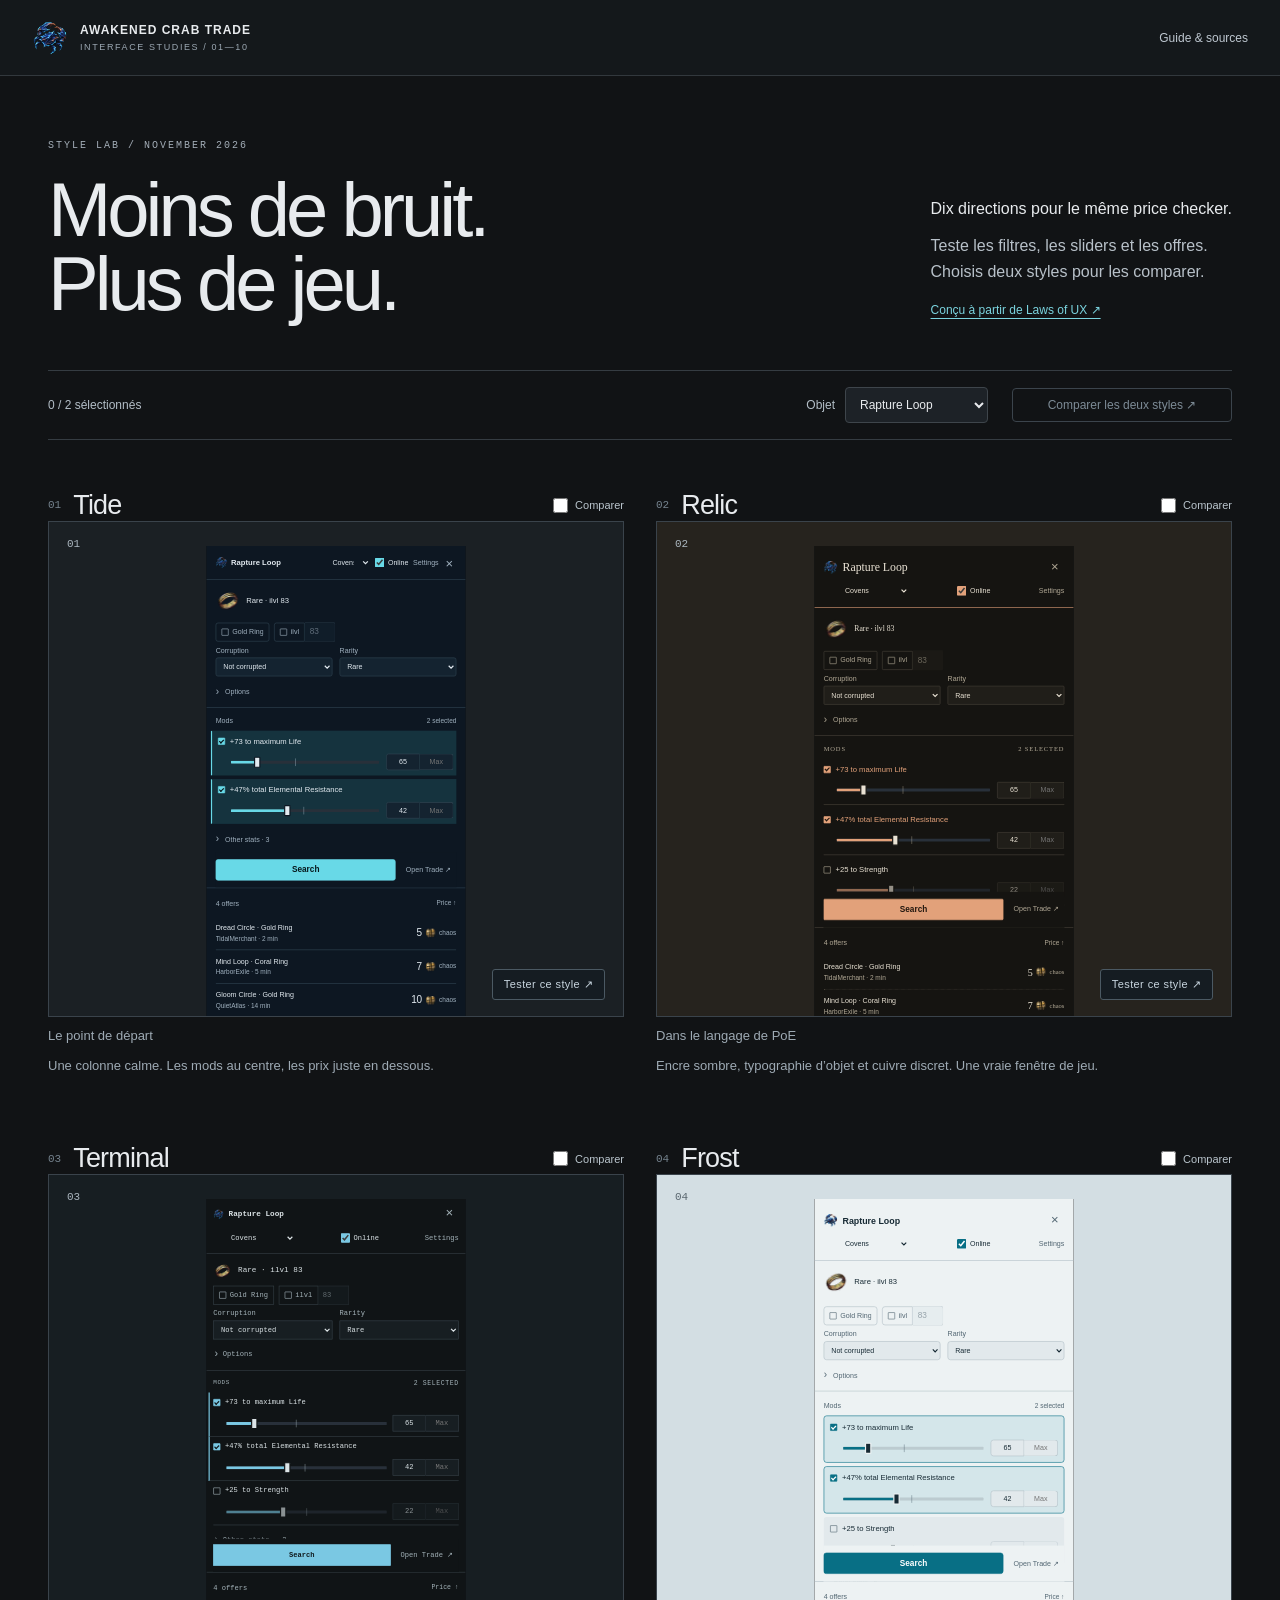
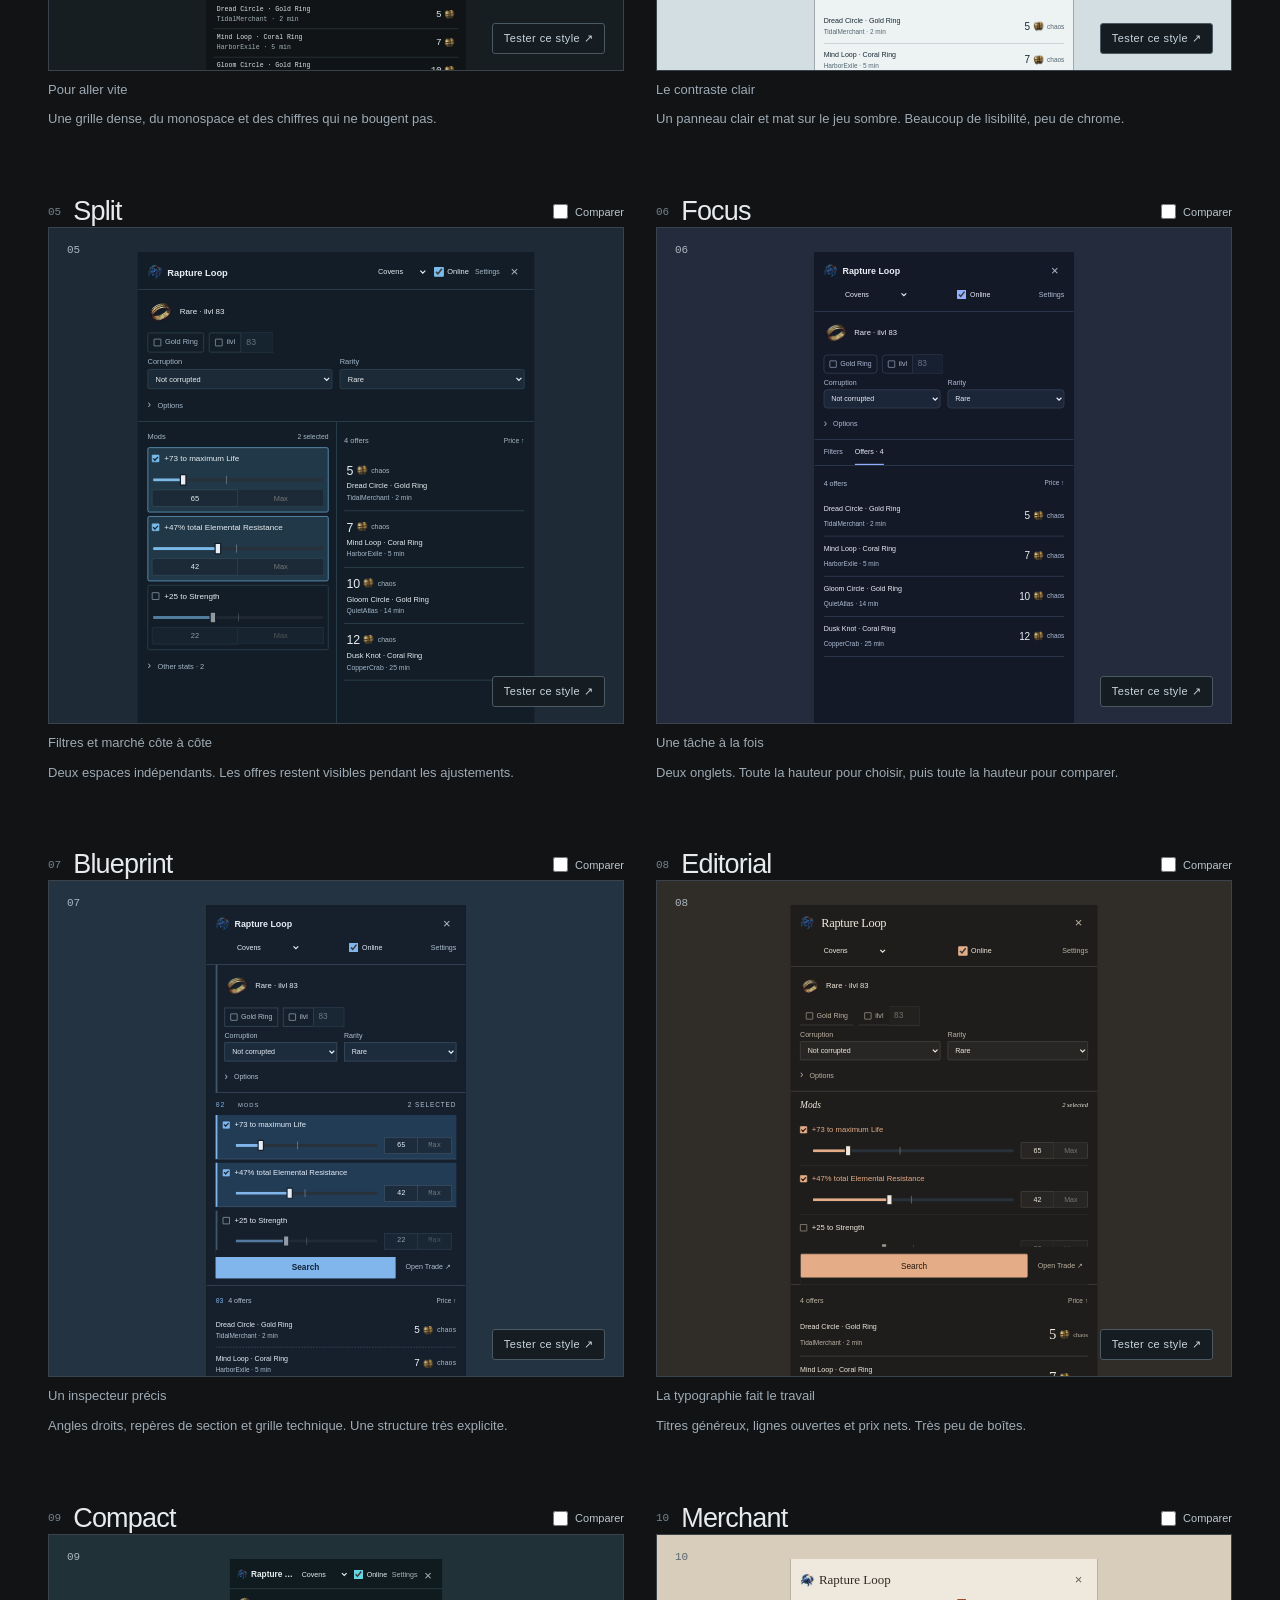
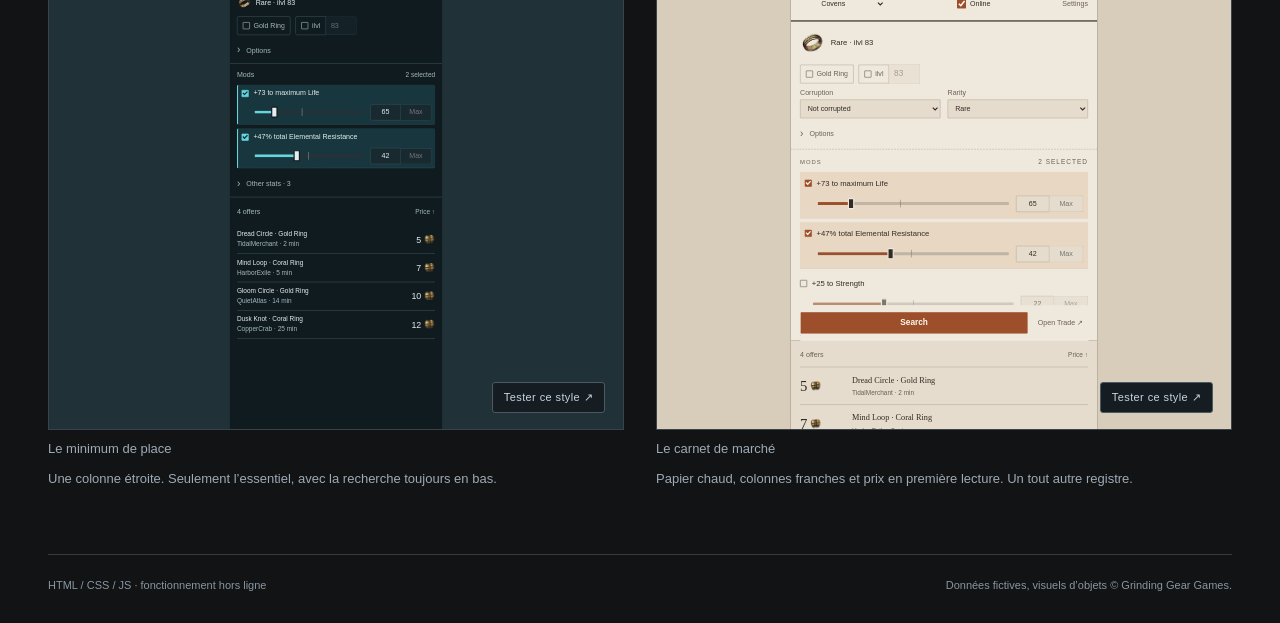
<file: docs/ui-prototypes/index.html>
<!doctype html>
<html lang="fr">
<head>
  <meta charset="utf-8"><meta name="viewport" content="width=device-width, initial-scale=1">
  <title>Awakened Crab Trade — Style lab</title>
  <link rel="icon" href="assets/crab.png"><link rel="stylesheet" href="lab.css">
  <script src="data.js" defer></script><script src="lab.js" defer></script>
</head>
<body class="gallery-page">
  <header class="lab-header"><a class="lab-brand" href="index.html"><img src="assets/crab.png" alt=""><span>AWAKENED CRAB TRADE <small>INTERFACE STUDIES / 01—10</small></span></a><a class="text-link" href="README.md">Guide &amp; sources</a></header>
  <main class="gallery-main">
    <section class="gallery-intro"><div><p class="eyebrow">STYLE LAB / NOVEMBER 2026</p><h1>Moins de bruit.<br>Plus de jeu.</h1></div><div class="intro-copy"><p>Dix directions pour le même price checker.</p><p>Teste les filtres, les sliders et les offres.<br>Choisis deux styles pour les comparer.</p><a class="source-link" href="https://lawsofux.com/" target="_blank" rel="noreferrer">Conçu à partir de Laws of UX ↗</a></div></section>
    <section class="gallery-toolbar" aria-label="Options de comparaison"><span id="selection-count" aria-live="polite">0 / 2 sélectionnés</span><label>Objet <select id="gallery-item" aria-label="Objet de démonstration"></select></label><button id="compare-selected" disabled>Comparer les deux styles <span aria-hidden="true">↗</span></button></section>
    <div id="gallery" class="gallery-grid"></div>
    <footer class="gallery-footer"><span>HTML / CSS / JS · fonctionnement hors ligne</span><span>Données fictives, visuels d’objets © Grinding Gear Games.</span></footer>
  </main>
</body>
</html>
</file>
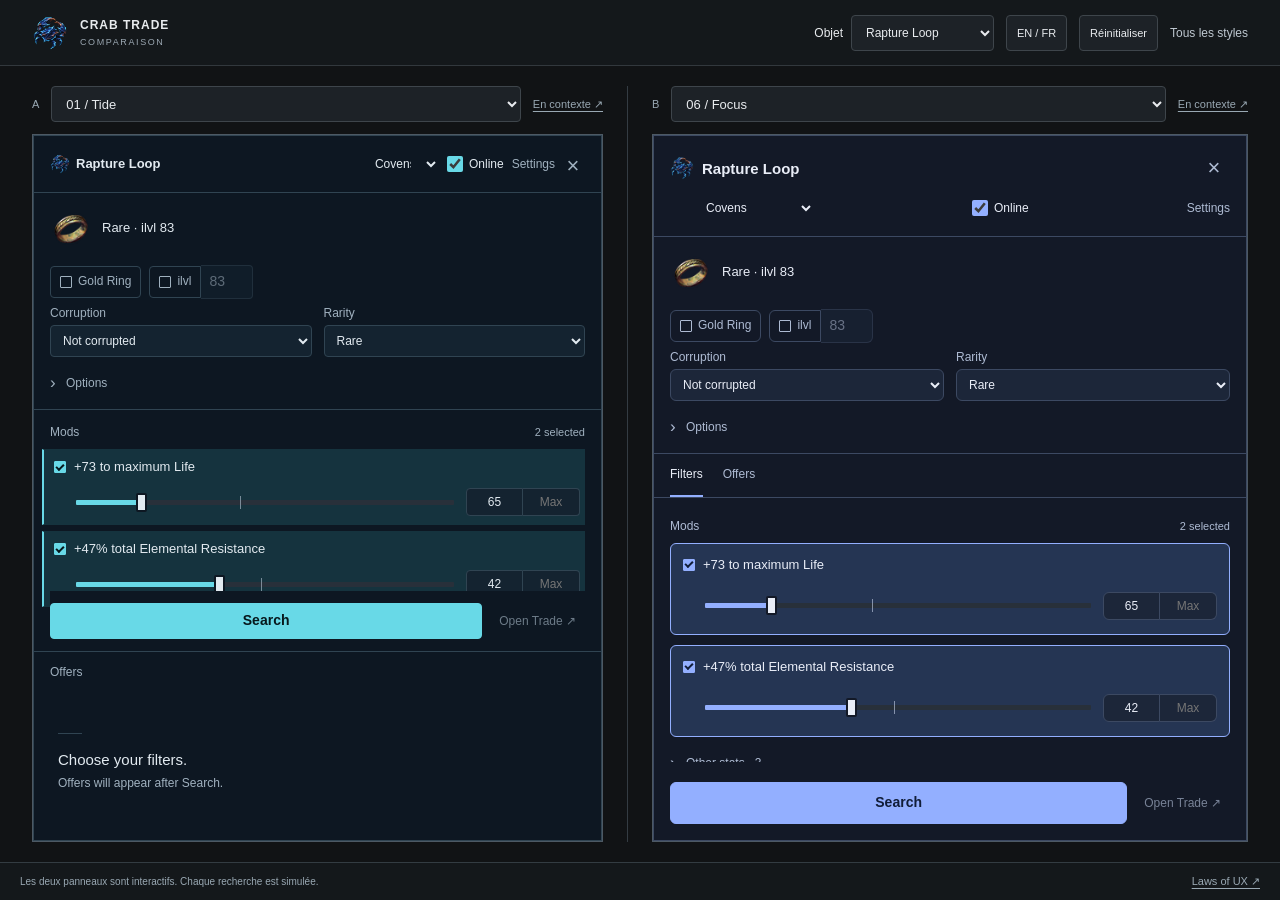
<file: docs/ui-prototypes/compare.html>
<!doctype html>
<html lang="fr">
<head>
  <meta charset="utf-8"><meta name="viewport" content="width=device-width, initial-scale=1">
  <title>Comparer — Awakened Crab Trade</title><link rel="icon" href="assets/crab.png"><link rel="stylesheet" href="lab.css">
  <script src="data.js" defer></script><script src="lab.js" defer></script>
</head>
<body class="compare-page"><header class="lab-header"><a class="lab-brand" href="index.html"><img src="assets/crab.png" alt=""><span>CRAB TRADE <small>COMPARAISON</small></span></a><div class="lab-options"><label>Objet <select id="compare-item"></select></label><button id="compare-language">EN / FR</button><button id="compare-reset">Réinitialiser</button><a class="text-link" href="index.html">Tous les styles</a></div></header><main id="comparison" class="comparison"></main><footer class="lab-footer"><span>Les deux panneaux sont interactifs. Chaque recherche est simulée.</span><a href="https://lawsofux.com/" target="_blank" rel="noreferrer">Laws of UX ↗</a></footer></body>
</html>
</file>
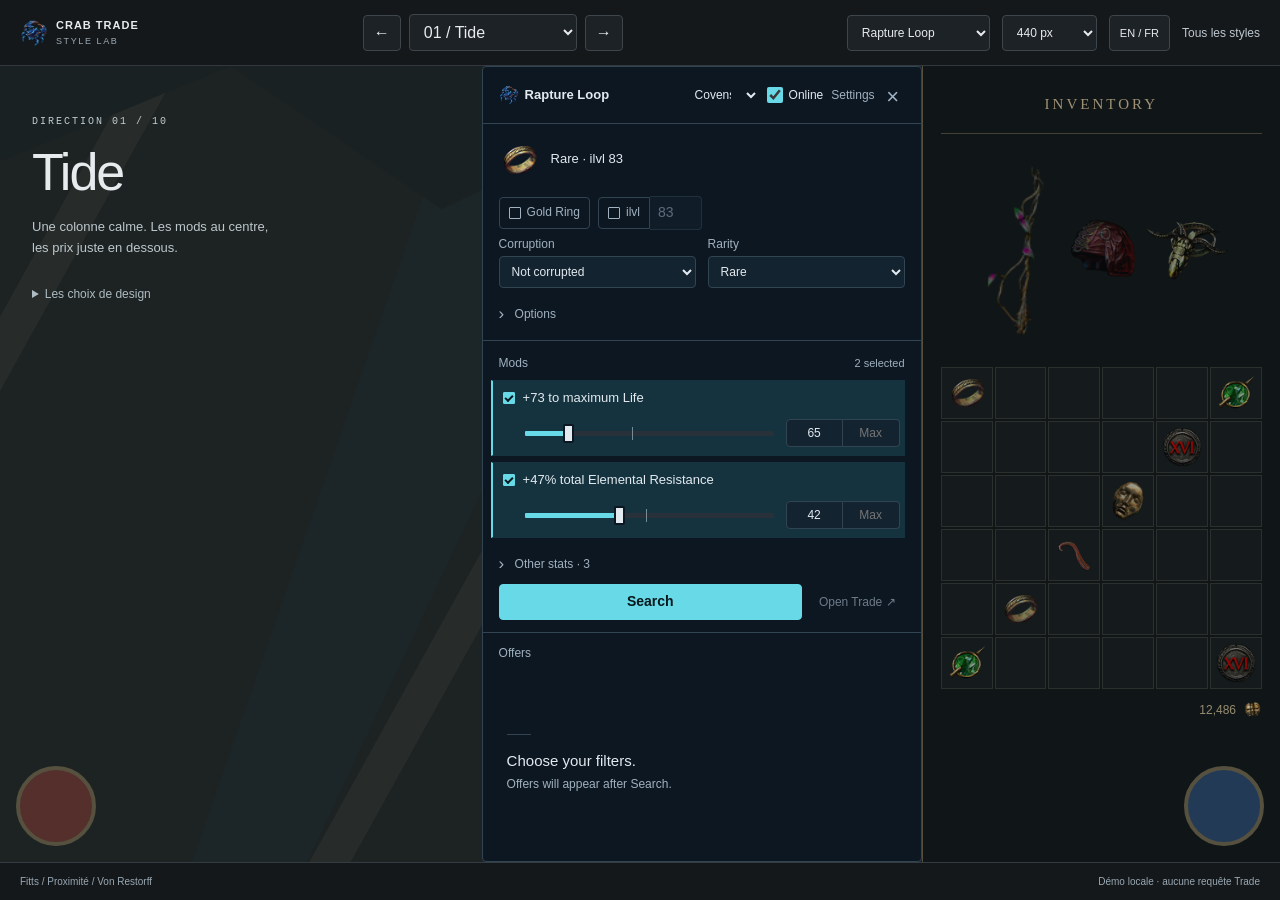
<file: docs/ui-prototypes/prototype.html>
<!doctype html>
<html lang="en">
<head>
  <meta charset="utf-8"><meta name="viewport" content="width=device-width, initial-scale=1">
  <title>Awakened Crab Trade — Prototype</title>
  <link rel="icon" href="assets/crab.png"><link rel="stylesheet" href="lab.css"><link rel="stylesheet" href="styles.css">
  <script src="data.js" defer></script><script src="app.js" defer></script>
</head>
<body class="prototype-page">
  <header class="lab-header prototype-toolbar" id="lab-toolbar">
    <a href="index.html" class="lab-brand"><img src="assets/crab.png" alt=""><span>CRAB TRADE <small>STYLE LAB</small></span></a>
    <nav class="style-navigation" aria-label="Prototype"><button id="previous-style" aria-label="Style précédent">←</button><select id="style-picker" aria-label="Style"></select><button id="next-style" aria-label="Style suivant">→</button></nav>
    <div class="lab-options"><select id="item-picker" aria-label="Demo item"></select><select id="width-picker" aria-label="Panel width"><option value="360">360 px</option><option value="440">440 px</option><option value="520">520 px</option><option value="640">640 px</option></select><button id="lab-language" aria-label="Switch language">EN / FR</button><a href="index.html" class="text-link">Tous les styles</a></div>
  </header>
  <main class="stage" id="stage">
    <div class="game-context" aria-hidden="true"><div class="map-lines"></div><span class="zone-name">THE COAST</span><div class="inventory"><div class="inventory-heading">INVENTORY</div><div class="inventory-equipment"><img src="assets/wand.png" alt=""><img src="assets/unique.png" alt=""><img src="assets/influence.png" alt=""></div><div class="inventory-grid"></div><div class="inventory-bottom">12,486 <img src="assets/chaos.png" alt=""></div></div><div class="game-hud"><span class="orb life-orb"></span><span class="skill-slot">Q</span><span class="skill-slot">W</span><span class="skill-slot">E</span><span class="orb mana-orb"></span></div></div>
    <aside class="concept-aside" id="concept-aside"></aside><div class="scene-veil" id="scene-veil"></div>
    <button id="reopen" class="reopen" hidden>Open checker <kbd>Ctrl Alt D</kbd></button>
    <article class="trade-panel" id="trade-panel" aria-label="Price checker"></article>
    <div id="offer-tooltip" class="offer-tooltip owned" role="tooltip" hidden></div>
    <dialog id="settings-dialog" class="settings-dialog owned" aria-labelledby="settings-title"></dialog>
  </main>
  <footer class="lab-footer" id="lab-footer"><span id="design-note"></span><span>Démo locale · aucune requête Trade</span></footer>
</body>
</html>
</file>
<file: docs/ui-prototypes/lab.css>
* {
  box-sizing:border-box
}
html,body {
  margin:0;
  min-height:100%;
  font-family:Arial,Helvetica,sans-serif
}
body {
  background:#111315;
  color:#e8ebee
}
button,input,select {
  font:inherit
}
button,a,select {
  touch-action:manipulation
}
button {
  cursor:pointer
}
button:disabled {
  cursor:default
}
a {
  color:inherit
}
button,select {
  border:1px solid #3e454b;
  border-radius:4px;
  background:#1d2227;
  color:#e8ebee
}
button {
  padding:9px 13px
}
select {
  padding:8px 26px 8px 10px;
  min-height:36px
}
button:hover:not(:disabled) {
  background:#2a3036
}
button:focus-visible,a:focus-visible,select:focus-visible {
  outline:2px solid #79d8e5;
  outline-offset:3px
}
[hidden] {
  display:none!important
}
.lab-header {
  height:76px;
  display:flex;
  gap:24px;
  align-items:center;
  justify-content:space-between;
  padding:0 32px;
  border-bottom:1px solid #32383d;
  flex-shrink:0;
  background:#14181b
}
.lab-brand {
  display:flex;
  gap:12px;
  align-items:center;
  text-decoration:none;
  font-size:12px;
  font-weight:600;
  letter-spacing:1px;
  white-space:nowrap
}
.lab-brand img {
  width:36px;
  height:36px;
  object-fit:contain
}
.lab-brand small {
  display:block;
  font-size:9px;
  letter-spacing:1.6px;
  color:#9ca8b3;
  margin-top:5px;
  font-weight:400
}
.text-link {
  font-size:12px;
  color:#bec7d0;
  text-decoration:none;
  white-space:nowrap
}
.text-link:hover {
  text-decoration:underline
}
.gallery-main {
  max-width:1392px;
  margin:0 auto;
  padding:0 48px
}
.gallery-intro {
  display:flex;
  justify-content:space-between;
  gap:40px;
  align-items:flex-end;
  padding:64px 0 48px
}
.eyebrow {
  font:10px 'Courier New',monospace;
  letter-spacing:2px;
  color:#a3adb7;
  margin:0 0 22px
}
h1 {
  font-size:76px;
  line-height:.98;
  letter-spacing:-4px;
  font-weight:400;
  margin:0
}
.intro-copy {
  font-size:16px;
  color:#b8c1c9;
  line-height:1.6;
  max-width:350px
}
.intro-copy p {
  margin:0 0 12px
}
.intro-copy p:first-child {
  color:#e8ebee
}
.source-link {
  font-size:12px;
  color:#7bd4df;
  text-underline-offset:4px
}
.gallery-toolbar {
  position:sticky;
  top:0;
  z-index:10;
  background:#111315;
  display:flex;
  align-items:center;
  gap:24px;
  border-top:1px solid #353c42;
  border-bottom:1px solid #353c42;
  padding:16px 0;
  margin-bottom:32px;
  font-size:12px;
  color:#b3bec7
}
.gallery-toolbar label {
  display:flex;
  gap:10px;
  align-items:center;
  margin-left:auto
}
.gallery-toolbar button {
  background:#c8e6e9;
  color:#13242a;
  border-color:#c8e6e9;
  font-size:12px;
  min-width:220px
}
.gallery-toolbar button:hover:not(:disabled) {
  background:#e1f7f9
}
.gallery-toolbar button:disabled {
  background:transparent;
  color:#7d8b96;
  border-color:#3b444c
}
.gallery-grid {
  display:grid;
  grid-template-columns:repeat(2,minmax(0,1fr));
  gap:48px 32px
}
.concept-card {
  min-width:0
}
.card-preview {
  position:relative;
  display:block;
  overflow:hidden;
  background:#20262b;
  border:1px solid #3a434b;
  aspect-ratio:1.16;
  cursor:pointer;
  text-decoration:none
}
.card-preview:focus-visible {
  outline-offset:4px
}
.card-preview .preview-frame {
  height:900px;
  width:520px;
  border:0;
  transform-origin:top center;
  pointer-events:none;
  position:absolute;
  left:50%;
  margin-left:-260px;
  top:24px;
  transform:scale(.59)
}
.concept-card[data-style=split] .preview-frame {
  width:640px;
  margin-left:-320px;
  transform:scale(.62)
}
.preview-surface {
  position:absolute;
  inset:0;
  background:#1b2024
}
.concept-card[data-style=relic] .preview-surface {
  background:#26231e
}
.concept-card[data-style=terminal] .preview-surface {
  background:#171e22
}
.concept-card[data-style=frost] .preview-surface {
  background:#d3dee3
}
.concept-card[data-style=split] .preview-surface {
  background:#1e2b37
}
.concept-card[data-style=focus] .preview-surface {
  background:#232b3c
}
.concept-card[data-style=blueprint] .preview-surface {
  background:#243342
}
.concept-card[data-style=editorial] .preview-surface {
  background:#302c28
}
.concept-card[data-style=compact] .preview-surface {
  background:#203238
}
.concept-card[data-style=merchant] .preview-surface {
  background:#d8cdba
}
.preview-index {
  position:absolute;
  top:16px;
  left:18px;
  font:11px 'Courier New',monospace;
  color:#abb6bf;
  z-index:1
}
.concept-card[data-style=frost] .preview-index,.concept-card[data-style=merchant] .preview-index {
  color:#5b6870
}
.preview-open {
  position:absolute;
  bottom:16px;
  right:18px;
  font-size:11px;
  letter-spacing:.4px;
  color:#c8d5df;
  background:#151c22;
  border:1px solid #4b5963;
  padding:8px 11px;
  border-radius:3px
}
.card-preview:hover .preview-open {
  background:#dce7eb;
  color:#15222c
}
.card-title-row {
  display:flex;
  gap:12px;
  align-items:center;
  padding-top:18px
}
.card-title-row h2 {
  font-size:27px;
  letter-spacing:-.8px;
  font-weight:400;
  margin:0
}
.concept-tag {
  font-size:11px;
  color:#a7b3bd;
  line-height:1.4
}
.card-number {
  color:#75838e;
  font:11px 'Courier New',monospace
}
.compare-choice {
  display:flex;
  gap:7px;
  align-items:center;
  margin-left:auto;
  color:#bac5cd;
  font-size:11px;
  cursor:pointer;
  padding:8px 0 8px 8px
}
.compare-choice input {
  accent-color:#7bd4df;
  width:15px;
  height:15px;
  margin:0
}
.concept-card p {
  color:#9eaab4;
  font-size:13px;
  line-height:1.6;
  margin:9px 0 0;
  max-width:90%
}
.gallery-footer {
  display:flex;
  justify-content:space-between;
  gap:20px;
  color:#8996a0;
  font-size:11px;
  border-top:1px solid #333c43;
  margin-top:64px;
  padding:24px 0 32px
}
.prototype-page,.compare-page {
  height:100vh;
  display:flex;
  flex-direction:column;
  overflow:hidden
}
.prototype-toolbar {
  height:66px;
  padding:0 20px;
  gap:16px
}
.prototype-toolbar .lab-brand {
  font-size:11px;
  gap:8px
}
.prototype-toolbar .lab-brand img {
  height:28px;
  width:28px
}
.style-navigation {
  display:flex;
  align-items:center;
  gap:8px
}
.style-navigation button {
  padding:5px 10px;
  min-height:36px
}
.style-navigation select {
  width:168px
}
.lab-options {
  display:flex;
  gap:12px;
  align-items:center;
  font-size:12px
}
.lab-options label {
  display:flex;
  align-items:center;
  gap:8px
}
.lab-options button {
  font-size:11px;
  min-height:36px;
  padding:6px 10px
}
.lab-options select {
  font-size:12px;
  max-width:165px
}
.stage {
  position:relative;
  flex:1;
  min-height:0;
  overflow:hidden;
  background:#1b2224
}
.game-context {
  position:absolute;
  inset:0;
  overflow:hidden;
  background:#20282a
}
.map-lines {
  position:absolute;
  inset:0 25% 0 0;
  opacity:.5;
  background:#272b2a;
  clip-path:polygon(0 12%,24% 0,46% 18%,65% 7%,97% 20%,94% 61%,71% 72%,85% 100%,0 100%)
}
.map-lines:before {
  content:'';
  position:absolute;
  width:52%;
  height:135%;
  border:36px solid #41433c;
  transform:translate(20%,0) rotate(29deg);
  border-top:0;
  border-bottom:0;
  left:-15%;
  top:-20%
}
.map-lines:after {
  content:'';
  position:absolute;
  width:60%;
  height:100%;
  background:#253438;
  clip-path:polygon(48% 0,85% 0,20% 100%,0 100%);
  left:20%
}
.zone-name {
  position:absolute;
  left:40%;
  top:45%;
  font:14px Georgia,serif;
  letter-spacing:4px;
  color:#9eaaad
}
.inventory {
  position:absolute;
  right:0;
  top:0;
  bottom:0;
  width:clamp(170px,28%,370px);
  background:#141b1d;
  border-left:1px solid #69604a;
  padding:22px 18px
}
.inventory-heading {
  font:15px Georgia,serif;
  letter-spacing:3px;
  text-align:center;
  color:#c2b18e;
  padding:8px 0 20px;
  border-bottom:1px solid #535142
}
.inventory-equipment {
  height:31%;
  display:flex;
  gap:6px;
  align-items:center;
  justify-content:center
}
.inventory-equipment img {
  width:25%;
  max-height:80%;
  object-fit:contain;
  opacity:.6
}
.inventory-grid {
  display:grid;
  grid-template-columns:repeat(6,1fr);
  gap:2px
}
.inventory-cell {
  border:1px solid #353b36;
  aspect-ratio:1;
  background:#192122;
  display:grid;
  place-items:center;
  min-width:0
}
.inventory-cell img {
  width:80%;
  height:80%;
  object-fit:contain;
  opacity:.75
}
.inventory-bottom {
  display:flex;
  justify-content:flex-end;
  gap:8px;
  align-items:center;
  color:#b8aa89;
  font-size:12px;
  margin-top:12px
}
.inventory-bottom img {
  width:18px;
  height:18px
}
.game-hud {
  position:absolute;
  bottom:16px;
  left:16px;
  right:16px;
  display:flex;
  align-items:flex-end;
  gap:8px
}
.orb {
  border-radius:50%;
  width:80px;
  height:80px;
  display:block;
  border:4px solid #69624d
}
.life-orb {
  background:#663936;
  margin-right:auto
}
.mana-orb {
  background:#294768;
  margin-left:auto
}
.skill-slot {
  height:35px;
  width:35px;
  border:1px solid #666049;
  display:grid;
  place-items:center;
  color:#a5a393;
  background:#192329;
  font:11px Georgia,serif
}
.scene-veil {
  position:absolute;
  inset:0;
  pointer-events:none;
  background:rgb(0 0 0 / .18)
}
.stage>.trade-panel {
  position:absolute;
  right:clamp(170px,28%,370px);
  top:0;
  bottom:0;
  height:100%;
  max-width:calc(100% - 16px)
}
.concept-aside {
  position:absolute;
  left:32px;
  top:32px;
  width:240px;
  z-index:1
}
.concept-aside .eyebrow {
  font-size:10px;
  color:#c1cbd0;
  margin-bottom:14px
}
.concept-aside h1 {
  font-size:52px;
  letter-spacing:-2px;
  line-height:1.1
}
.concept-aside p {
  font-size:13px;
  line-height:1.6;
  color:#bdc8cc;
  margin:16px 0
}
.concept-aside details {
  margin-top:26px;
  color:#aebcc3;
  font-size:12px;
  line-height:1.5
}
.concept-aside summary {
  cursor:pointer;
  font-size:12px;
  min-height:32px
}
.concept-aside ul {
  padding-left:16px
}
.concept-aside li {
  margin:12px 0
}
.concept-aside .tradeoff {
  font-size:12px;
  color:#a0b0b8;
  border-top:1px solid #53616a;
  padding-top:12px
}
.lab-footer {
  height:38px;
  display:flex;
  align-items:center;
  justify-content:space-between;
  gap:20px;
  padding:0 20px;
  background:#14181b;
  border-top:1px solid #333c42;
  color:#99a8b3;
  font-size:10px;
  flex-shrink:0
}
.lab-footer a {
  font-size:11px;
  text-underline-offset:3px
}
.reopen {
  position:absolute;
  left:50%;
  top:50%;
  transform:translate(-50%,-50%);
  z-index:2;
  background:#192a31;
  color:#d9e9ec;
  padding:16px 20px;
  border:1px solid #84bec9;
  min-width:220px;
  display:flex;
  flex-direction:column;
  gap:12px;
  align-items:center
}
.reopen kbd {
  font:10px 'Courier New',monospace;
  color:#91aab5;
  border:1px solid #4b626c;
  padding:4px 7px
}
.embedded .prototype-toolbar,.embedded .lab-footer,.embedded .concept-aside,.embedded .game-context,.embedded .scene-veil {
  display:none
}
.embedded .stage {
  background:transparent
}
.embedded .stage>.trade-panel {
  width:100%;
  height:100%;
  inset:0;
  max-width:none;
  border-radius:0
}
.embedded .reopen {
  font-size:12px
}
.preview .stage {
  height:100vh;
  flex:none
}
.preview .trade-panel {
  border:0;
  border-radius:0
}
.preview .offer-tooltip {
  display:none!important
}
.comparison {
  display:grid;
  grid-template-columns:1fr 1fr;
  gap:24px;
  padding:20px 32px;
  flex:1;
  min-height:0;
  overflow:auto
}
.compare-column {
  display:flex;
  flex-direction:column;
  gap:12px;
  min-height:0;
  min-width:0;
  align-items:center
}
.compare-label {
  display:flex;
  gap:12px;
  align-items:center;
  align-self:stretch;
  color:#99a8b3;
  font-size:11px
}
.compare-label select {
  flex:1;
  font-size:13px
}
.compare-label a {
  text-underline-offset:3px;
  font-size:11px
}
.compare-frame {
  width:100%;
  max-width:640px;
  flex:1;
  min-height:0;
  border:1px solid #4d5964;
  background:#101a20
}
.comparison .compare-column:first-child {
  border-right:1px solid #343c43;
  padding-right:24px
}
.compare-page .lab-header {
  height:66px;
  padding:0 32px
}
.notice {
  position:fixed;
  bottom:54px;
  left:50%;
  transform:translateX(-50%);
  max-width:calc(100% - 32px);
  padding:10px 16px;
  background:#d9eaeb;
  color:#14252a;
  border:1px solid #98b6bb;
  border-radius:3px;
  z-index:300;
  font-size:12px
}
.gallery-page .notice {
  bottom:24px
}
@media(min-width:1600px) {
  .gallery-grid {
    grid-template-columns:repeat(3,minmax(0,1fr))
  }
  .gallery-main {
    max-width:1560px
  }
  .card-preview {
    aspect-ratio:.85
  }
  .card-preview .preview-frame {
    transform:scale(.66)
  }
  .concept-card[data-style=split] .preview-frame {
    transform:scale(.58)
  }
}
@media(max-width:1250px) {
  .concept-aside {
    display:none
  }
  .prototype-toolbar {
    gap:8px
  }
  .prototype-toolbar .lab-brand small {
    display:none
  }
  .prototype-toolbar .lab-brand span {
    font-size:10px
  }
  .lab-options {
    gap:8px
  }
  .prototype-toolbar .text-link {
    display:none
  }
  .gallery-intro {
    padding-top:48px
  }
  h1 {
    font-size:66px
  }
  .gallery-main {
    padding:0 32px
  }
}
@media(max-width:950px) {
  .stage>.trade-panel {
    right:clamp(0px,15%,150px)
  }
  .inventory {
    width:150px;
    opacity:.65
  }
  .lab-options select {
    max-width:135px
  }
  .prototype-toolbar .lab-brand span {
    display:none
  }
  .prototype-toolbar {
    padding:0 12px
  }
  .lab-footer {
    font-size:9px
  }
  .comparison {
    padding:16px;
    gap:16px
  }
  .comparison .compare-column:first-child {
    padding-right:16px
  }
  .compare-page .lab-header {
    padding:0 16px;
    gap:12px
  }
  .compare-page .lab-brand span {
    display:none
  }
  .card-preview .preview-frame {
    transform:scale(.49);
    top:32px
  }
  .concept-card[data-style=split] .preview-frame {
    transform:scale(.49)
  }
}
@media(max-width:700px) {
  .lab-header {
    padding:0 20px;
    height:68px
  }
  .gallery-main {
    padding:0 20px
  }
  .gallery-intro {
    display:block;
    padding:36px 0 24px
  }
  h1 {
    font-size:56px;
    letter-spacing:-3px
  }
  .intro-copy {
    font-size:14px;
    margin-top:24px
  }
  .eyebrow {
    font-size:9px
  }
  .gallery-toolbar {
  position:sticky;
  top:0;
  z-index:10;
  background:#111315;
    flex-wrap:wrap;
    gap:12px
  }
  .gallery-toolbar label {
    margin-left:auto
  }
  .gallery-toolbar button {
    width:100%
  }
  .gallery-grid {
    grid-template-columns:1fr;
    gap:32px
  }
  .card-preview {
    aspect-ratio:1.1
  }
  .card-preview .preview-frame {
    transform:scale(.62)
  }
  .concept-card[data-style=split] .preview-frame {
    transform:scale(.6)
  }
  .gallery-footer {
    flex-direction:column;
    gap:8px
  }
  .prototype-toolbar {
    height:auto;
    min-height:96px;
    flex-wrap:wrap;
    gap:6px;
    padding:8px 12px;
    justify-content:flex-start
  }
  .style-navigation {
    flex:1;
    gap:4px
  }
  .style-navigation select {
    width:auto;
    flex:1;
    min-width:110px;
    max-width:190px
  }
  .lab-options {
    width:100%;
    justify-content:space-between;
    gap:6px
  }
  .lab-options select {
    max-width:180px;
    flex:1;
    min-width:0
  }
  .lab-options button {
    flex-shrink:0
  }
  .prototype-toolbar #width-picker {
    max-width:84px
  }
  .prototype-toolbar .lab-brand {
    margin-right:4px
  }
  .stage>.trade-panel {
    right:0;
    max-width:100%;
    width:min(var(--panel-width),100%)
  }
  .prototype-page .lab-footer>span:last-child {
    display:none
  }
  .lab-footer {
    height:32px;
    font-size:9px;
    padding:0 12px
  }
  .compare-page {
    overflow:auto;
    min-height:100vh;
    height:auto
  }
  .compare-page .lab-header {
    min-height:110px;
    height:auto;
    padding:12px 16px;
    align-items:flex-start;
    flex-wrap:wrap
  }
  .compare-page .lab-options {
    flex-wrap:wrap;
    gap:8px
  }
  .compare-page .lab-options select {
    max-width:160px
  }
  .comparison {
    display:flex;
    flex-direction:column;
    gap:24px;
    overflow:visible;
    padding:16px
  }
  .compare-column {
    height:820px;
    flex-shrink:0
  }
  .comparison .compare-column:first-child {
    padding:0;
    border-right:0
  }
  .compare-frame {
    min-height:0
  }
  .compare-page .lab-footer {
    height:auto;
    min-height:40px;
    flex-wrap:wrap;
    padding:10px 16px
  }
  .compare-label {
    font-size:10px
  }
}
@media(max-width:390px) {
  .card-preview .preview-frame {
    transform:scale(.53)
  }
  .concept-card[data-style=split] .preview-frame {
    transform:scale(.48)
  }
  .card-title-row h2 {
    font-size:24px
  }
  .concept-tag {
    font-size:10px
  }
  .compare-choice {
    font-size:10px
  }
  .gallery-main {
    padding:0 16px
  }
  .card-preview {
    aspect-ratio:.9
  }
}
@media(prefers-reduced-motion:reduce) {
  *,*::before,*::after {
    scroll-behavior:auto!important
  }
}
</file>
<file: docs/ui-prototypes/styles.css>
/* Shared behavior, ten distinct visual systems. No remote fonts or UI framework. */
.trade-panel,.offer-tooltip,.settings-dialog {
  --bg:#0d1722;
  --surface:#142330;
  --hover:#1b2d3a;
  --fg:#e2eaf0;
  --muted:#a0b1bf;
  --line:#304452;
  --accent:#68d9e7;
  --selected:#15333e;
  --on-accent:#07181c;
  --radius:4px;
  --font:Arial,Helvetica,sans-serif;
  font:14px/1.4 var(--font);
  color:var(--fg);
  background:var(--bg);
  font-variant-numeric:tabular-nums;
  color-scheme:dark
}
.trade-panel *,.offer-tooltip *,.settings-dialog * {
  box-sizing:border-box
}
.trade-panel {
  width:var(--panel-width,440px);
  display:flex;
  flex-direction:column;
  border:1px solid var(--line);
  border-radius:var(--radius);
  overflow:hidden;
  isolation:isolate
}
.trade-panel button,.trade-panel input,.trade-panel select,.settings-dialog button,.settings-dialog select {
  font:inherit;
  font-variant-numeric:tabular-nums
}
.trade-panel button,.settings-dialog button {
  cursor:pointer
}
.trade-panel button:disabled {
  cursor:default;
  opacity:.65
}
.trade-panel button:focus-visible,.trade-panel input:focus-visible,.trade-panel select:focus-visible,.settings-dialog :focus-visible {
  outline:2px solid var(--accent);
  outline-offset:2px
}
.trade-panel button,.trade-panel select,.trade-panel input,.settings-dialog select {
  border:1px solid var(--line);
  border-radius:var(--radius);
  background:var(--surface);
  color:var(--fg)
}
.trade-panel button:hover:not(:disabled),.settings-dialog button:hover {
  background:var(--hover)
}
.trade-panel select {
  min-height:32px;
  padding:4px 24px 4px 8px;
  max-width:100%
}
.trade-panel input[type=checkbox] {
  accent-color:var(--accent);
  width:16px;
  height:16px;
  margin:0;
  cursor:pointer
}
.trade-panel input[type=number] {
  appearance:textfield;
  -moz-appearance:textfield;
  min-width:0;
  padding:6px 8px;
  min-height:32px;
  width:64px
}
.trade-panel input::-webkit-outer-spin-button,.trade-panel input::-webkit-inner-spin-button {
  appearance:none;
  margin:0
}
.panel-head {
  display:grid;
  grid-template-columns:24px minmax(0,1fr) auto;
  gap:8px;
  align-items:center;
  padding:16px 16px 12px;
  border-bottom:1px solid var(--line);
  flex-shrink:0
}
.brand-mark {
  width:24px;
  height:24px;
  object-fit:contain
}
.head-name {
  font-size:15px;
  font-weight:600;
  white-space:nowrap;
  overflow:hidden;
  text-overflow:ellipsis;
  margin:0
}
.head-close {
  width:32px;
  height:32px;
  padding:0;
  background:transparent!important;
  border-color:transparent!important;
  font-size:22px!important;
  color:var(--muted)!important
}
.head-controls {
  display:flex;
  align-items:center;
  gap:12px;
  grid-column:2 / -1;
  justify-content:space-between;
  min-width:0;
  font-size:12px
}
.head-controls select {
  border:0;
  background:transparent;
  min-height:28px;
  padding-left:0;
  width:112px
}
.online-control {
  display:flex;
  align-items:center;
  gap:6px;
  cursor:pointer;
  min-height:32px;
  white-space:nowrap
}
.head-settings {
  border:0!important;
  background:transparent!important;
  color:var(--muted)!important;
  padding:6px 0!important;
  min-height:32px
}
.context-section {
  padding:12px 16px;
  flex:0 0 auto;
  border-bottom:1px solid var(--line);
  max-height:43%;
  overflow:auto;
  scrollbar-width:thin;
  scrollbar-color:var(--line) transparent
}
.item-band {
  display:flex;
  align-items:center;
  gap:12px;
  margin-bottom:12px;
  min-height:42px
}
.item-art {
  width:40px;
  height:48px;
  object-fit:contain;
  flex:0 0 auto
}
.item-info {
  font-size:12px;
  color:var(--muted);
  min-width:0;
  flex:1
}
.item-info strong {
  font-weight:400;
  display:block;
  color:var(--fg);
  font-size:13px;
  margin-bottom:2px
}
.item-quote {
  margin-left:auto;
  text-align:right;
  white-space:nowrap
}
.quote-number {
  display:flex;
  gap:6px;
  align-items:center;
  justify-content:flex-end;
  font-size:25px;
  line-height:1.1;
  letter-spacing:-.6px
}
.currency-art {
  width:22px;
  height:22px;
  object-fit:contain;
  vertical-align:middle
}
.quote-source {
  font-size:11px;
  color:var(--muted);
  display:block;
  margin-top:4px
}
.criteria {
  display:flex;
  align-items:center;
  gap:8px;
  flex-wrap:wrap
}
.chip {
  display:inline-flex;
  align-items:center;
  gap:6px;
  min-height:32px;
  padding:5px 9px;
  background:transparent!important;
  color:var(--muted)!important;
  font-size:12px!important;
  max-width:100%
}
.chip[aria-pressed=true] {
  color:var(--accent)!important;
  border-color:var(--accent)!important;
  background:var(--selected)!important
}
.chip-text {
  white-space:nowrap;
  text-overflow:ellipsis;
  overflow:hidden;
  max-width:240px
}
.selection-mark {
  width:12px;
  height:12px;
  border:1px solid currentColor;
  display:inline-flex;
  flex-shrink:0;
  align-items:center;
  justify-content:center;
  color:var(--muted);
  border-radius:1px
}
[aria-pressed=true] .selection-mark {
  background:var(--accent);
  border-color:var(--accent);
  color:var(--on-accent)
}
[aria-pressed=true] .selection-mark:after {
  content:'';
  width:6px;
  height:3px;
  border-left:2px solid currentColor;
  border-bottom:2px solid currentColor;
  transform:translateY(-1px) rotate(-45deg)
}
.numeric-chip {
  display:inline-flex;
  gap:0;
  align-items:center;
  min-width:0
}
.numeric-chip .chip {
  border-radius:var(--radius) 0 0 var(--radius)
}
.numeric-chip input {
  width:52px!important;
  border-left:0!important;
  border-radius:0 var(--radius) var(--radius) 0!important
}
.numeric-chip input:disabled {
  color:var(--muted);
  opacity:.55
}
.compact-options {
  margin-top:12px
}
.compact-options summary {
  font-size:12px;
  color:var(--muted);
  cursor:pointer;
  min-height:28px;
  display:flex;
  align-items:center;
  gap:6px;
  list-style:none
}
.compact-options summary:before,.more-mods summary:before {
  content:'›';
  display:inline-block;
  font-size:17px;
  width:10px
}
.compact-options[open] summary:before,.more-mods[open] summary:before {
  transform:rotate(90deg)
}
.option-grid {
  display:grid;
  grid-template-columns:1fr 1fr;
  gap:8px 12px;
  margin-top:6px
}
.field-control {
  display:flex;
  flex-direction:column;
  gap:4px;
  min-width:0;
  color:var(--muted);
  font-size:12px
}
.field-control select {
  color:var(--fg);
  font-size:12px
}
.field-control.wide {
  grid-column:1 / -1;
  flex-direction:row;
  align-items:center;
  gap:8px;
  min-height:28px
}
.workspace {
  display:flex;
  flex-direction:column;
  min-height:0;
  flex:1;
  overflow:hidden
}
.filter-column {
  padding:14px 16px 0;
  flex:0 1 auto;
  max-height:56%;
  overflow:auto;
  scrollbar-width:thin;
  scrollbar-color:var(--line) transparent
}
.section-heading {
  display:flex;
  align-items:center;
  gap:8px;
  margin:0 0 8px;
  font-size:12px;
  color:var(--muted);
  font-weight:400
}
.section-heading .section-index {
  display:none
}
.selection-count {
  font-size:11px;
  margin-left:auto;
  font-weight:400
}
.mod-list {
  display:flex;
  flex-direction:column;
  gap:6px
}
.mod-row {
  position:relative;
  border:1px solid var(--line);
  border-radius:var(--radius);
  padding:8px;
  background:transparent;
  cursor:pointer
}
.mod-row.selected {
  background:var(--selected);
  border-color:var(--accent)
}
.mod-toggle {
  display:flex;
  align-items:flex-start;
  gap:8px;
  width:100%;
  padding:0!important;
  min-height:26px;
  text-align:left;
  background:transparent!important;
  border:0!important;
  border-radius:0!important;
  font-size:13px!important;
  font-weight:400
}
.mod-toggle .selection-mark {
  margin-top:3px
}
.mod-label {
  min-width:0;
  flex:1;
  line-height:1.4
}
.mod-influence {
  height:16px;
  width:16px;
  object-fit:contain;
  margin:1px 0 0 2px
}
.mod-kind {
  font-size:10px;
  color:var(--muted);
  font-weight:400;
  margin-left:6px;
  white-space:nowrap
}
.range-controls {
  display:grid;
  grid-template-columns:minmax(50px,1fr) 114px;
  gap:10px;
  align-items:center;
  padding-left:20px;
  margin-top:4px
}
.range-wrap {
  position:relative;
  height:27px;
  min-width:0;
  touch-action:none;
  cursor:ew-resize
}
.range-base {
  position:absolute;
  top:11px;
  left:2px;
  right:2px;
  height:5px;
  border-radius:1px;
  background:#28303a;
  overflow:hidden
}
.range-fill {
  position:absolute;
  inset:0 auto 0 0;
  background:var(--accent);
  pointer-events:none
}
.roll-marker {
  position:absolute;
  top:7px;
  height:13px;
  width:1px;
  background:var(--muted);
  opacity:.7;
  pointer-events:none
}
.range-input {
  position:absolute;
  inset:0;
  width:100%;
  height:27px;
  margin:0;
  padding:0!important;
  appearance:none;
  background:transparent!important;
  border:0!important;
  pointer-events:none;
  outline-offset:2px
}
.range-input::-webkit-slider-runnable-track {
  background:transparent;
  height:5px
}
.range-input::-moz-range-track {
  background:transparent;
  height:5px
}
.range-input::-webkit-slider-thumb {
  appearance:none;
  width:11px;
  height:19px;
  background:var(--fg);
  border:2px solid var(--bg);
  border-radius:2px;
  pointer-events:auto;
  cursor:ew-resize;
  margin-top:-7px
}
.range-input::-moz-range-thumb {
  width:8px;
  height:15px;
  background:var(--fg);
  border:2px solid var(--bg);
  border-radius:2px;
  pointer-events:auto;
  cursor:ew-resize
}
.range-input.max-handle::-webkit-slider-thumb {
  background:var(--muted)
}
.range-input.max-handle::-moz-range-thumb {
  background:var(--muted)
}
.range-input:focus-visible {
  outline:1px solid var(--accent)
}
.range-input:disabled {
  display:none
}
.bounds {
  display:grid;
  grid-template-columns:1fr 1fr;
  gap:0
}
.bounds input {
  width:100%!important;
  min-height:28px!important;
  font-size:12px!important;
  padding:3px 5px!important;
  text-align:center;
  border-radius:var(--radius) 0 0 var(--radius)!important
}
.bounds input+input {
  border-left:0;
  border-radius:0 var(--radius) var(--radius) 0!important
}
.bounds input[aria-invalid=true] {
  outline:1px solid #e78a7b;
  outline-offset:-1px
}
.mod-row:not(.selected) .range-controls {
  opacity:.6
}
.more-mods {
  margin:10px 0 6px
}
.more-mods summary {
  display:flex;
  gap:6px;
  align-items:center;
  list-style:none;
  min-height:32px;
  font-size:12px;
  color:var(--muted);
  cursor:pointer
}
.more-mods[open] summary {
  margin-bottom:6px
}
.action-bar {
  display:flex;
  gap:8px;
  align-items:center;
  padding:12px 0;
  background:var(--bg);
  position:sticky;
  bottom:0;
  z-index:2
}
.primary-action {
  border:1px solid var(--accent)!important;
  color:var(--on-accent)!important;
  background:var(--accent)!important;
  min-height:36px;
  padding:7px 12px;
  font-weight:600!important;
  flex:1
}
.primary-action:hover:not(:disabled) {
  filter:brightness(1.1)
}
.secondary-action {
  min-height:36px;
  background:transparent!important;
  color:var(--muted)!important;
  border-color:transparent!important;
  font-size:12px!important;
  padding:6px 8px;
  white-space:nowrap
}
.error-line {
  font-size:12px;
  color:#f3aaa0;
  padding:0 0 8px;
  min-height:0
}
.results-column {
  display:flex;
  flex-direction:column;
  min-height:140px;
  flex:1;
  border-top:1px solid var(--line);
  padding:12px 16px 0;
  position:relative
}
.results-head {
  display:flex;
  align-items:center;
  justify-content:space-between;
  color:var(--muted);
  font-size:12px;
  min-height:24px;
  padding-bottom:8px;
  flex-shrink:0
}
.section-index {
  display:none
}
.theme-blueprint .section-index {
  display:inline-block;
  margin-right:8px;
  color:var(--accent);
  font:11px 'Courier New',monospace
}
.results-head button {
  background:transparent!important;
  color:var(--muted)!important;
  border:0!important;
  padding:3px 0;
  min-height:28px;
  font-size:11px!important
}
.offer-list {
  display:flex;
  flex-direction:column;
  overflow:auto;
  flex:1;
  min-height:0;
  scrollbar-width:thin;
  scrollbar-color:var(--line) transparent
}
.offer-row {
  flex:0 0 auto;
  display:grid;
  grid-template-columns:minmax(0,1fr) auto;
  gap:2px 12px;
  align-items:center;
  min-height:57px;
  padding:10px 0;
  border:0!important;
  border-bottom:1px solid var(--line)!important;
  background:transparent!important;
  border-radius:0!important;
  text-align:left;
  width:100%
}
.offer-row:hover,.offer-row:focus-visible {
  background:var(--hover)!important
}
.offer-name {
  font-size:12px;
  white-space:nowrap;
  overflow:hidden;
  text-overflow:ellipsis;
  min-width:0
}
.offer-seller {
  grid-column:1;
  font-size:11px;
  color:var(--muted);
  white-space:nowrap;
  overflow:hidden;
  text-overflow:ellipsis
}
.offer-price {
  grid-column:2;
  grid-row:1 / 3;
  display:flex;
  gap:5px;
  align-items:center;
  justify-content:flex-end;
  font-size:17px;
  white-space:nowrap;
  letter-spacing:-.4px
}
.offer-price img {
  height:19px;
  width:19px;
  object-fit:contain
}
.price-unit {
  font-size:11px;
  letter-spacing:0;
  color:var(--muted)
}
.empty-results {
  display:flex;
  flex-direction:column;
  justify-content:center;
  align-items:flex-start;
  gap:5px;
  flex:1;
  min-height:90px;
  padding:20px 8px 32px;
  color:var(--muted);
  font-size:12px
}
.empty-results strong {
  font-weight:400;
  color:var(--fg);
  font-size:15px
}
.empty-results .empty-dash {
  width:24px;
  height:1px;
  background:var(--line);
  margin-bottom:10px
}
.loading-line {
  width:100%;
  height:2px;
  background:var(--line);
  overflow:hidden;
  margin-top:12px
}
.loading-line:after {
  content:'';
  display:block;
  height:100%;
  width:35%;
  background:var(--accent);
  animation:loading-slide 1.3s linear infinite
}
@keyframes loading-slide {
  from {
    transform:translateX(-100%)
  }
  to {
    transform:translateX(390%)
  }
}
.panel-tabs {
  display:none;
  border-bottom:1px solid var(--line);
  padding:0 16px;
  gap:20px;
  flex-shrink:0
}
.panel-tabs button {
  background:transparent!important;
  border:0!important;
  border-bottom:2px solid transparent!important;
  border-radius:0!important;
  color:var(--muted)!important;
  padding:12px 0;
  font-size:12px
}
.panel-tabs button[aria-selected=true] {
  color:var(--fg)!important;
  border-bottom-color:var(--accent)!important
}
.offer-tooltip {
  position:fixed;
  border:1px solid var(--line);
  border-radius:var(--radius);
  z-index:100;
  width:320px;
  padding:16px;
  pointer-events:none;
  overflow:auto;
  overscroll-behavior:contain
}
.offer-tooltip[hidden] {
  display:none
}
.tip-title {
  font-size:15px;
  font-weight:400;
  margin-bottom:2px
}
.tip-base {
  font-size:13px;
  margin-bottom:8px
}
.rarity-rare {
  color:#fff185
}
.rarity-magic {
  color:#a9b7ff
}
.rarity-unique {
  color:#f1aa77
}
.rarity-normal {
  color:#f0f0ee
}
.rarity-gem {
  color:#77d5c2
}
.tip-meta {
  font-size:12px;
  color:var(--muted);
  margin-bottom:12px
}
.tip-corrupted {
  color:#f0a69a;
  margin-left:8px
}
.tip-mods {
  font-size:13px;
  line-height:1.6;
  color:#b8c5df
}
.tip-mods .tip-implicit {
  border-bottom:1px solid var(--line);
  padding-bottom:8px;
  margin-bottom:8px
}
.tip-price {
  display:flex;
  align-items:center;
  justify-content:flex-end;
  gap:6px;
  padding-top:14px;
  font-size:18px;
  color:var(--fg)
}
.settings-dialog {
  position:fixed;
  max-width:calc(100vw - 32px);
  width:340px;
  border:1px solid var(--line);
  border-radius:var(--radius);
  padding:20px;
  z-index:200
}
.settings-dialog::backdrop {
  background:rgb(0 0 0 / .35)
}
.settings-dialog h2 {
  font-size:18px;
  margin:0 0 20px;
  font-weight:500
}
.settings-dialog label {
  display:grid;
  grid-template-columns:1fr 1fr;
  align-items:center;
  gap:16px;
  margin:12px 0;
  color:var(--muted);
  font-size:13px
}
.settings-dialog select {
  min-height:36px;
  padding:5px 8px;
  max-width:100%
}
.settings-actions {
  display:flex;
  gap:8px;
  margin-top:24px
}
.settings-actions button {
  border-radius:var(--radius);
  border:1px solid var(--line);
  padding:8px 12px;
  background:transparent;
  color:var(--fg);
  min-height:36px
}
.currency-view {
  padding:16px;
  flex:1;
  display:flex;
  flex-direction:column;
  gap:16px
}
.currency-rate {
  font-size:42px;
  letter-spacing:-1.5px;
  display:flex;
  gap:12px;
  align-items:center;
  padding:12px 0
}
.currency-rate img {
  height:32px;
  width:32px
}
.exchange-line {
  display:flex;
  align-items:center;
  justify-content:space-between;
  color:var(--muted);
  font-size:13px;
  border-top:1px solid var(--line);
  padding:12px 0
}
.exchange-line strong {
  font-size:20px;
  font-weight:400;
  color:var(--fg);
  display:flex;
  gap:8px;
  align-items:center
}
.ninja-action {
  margin-top:4px;
  align-self:flex-start
}
.dense-ui .mod-row {
  padding-top:5px;
  padding-bottom:5px
}
.dense-ui .offer-row {
  min-height:45px;
  padding-top:6px;
  padding-bottom:6px
}
.dense-ui .item-band {
  min-height:32px;
  margin-bottom:8px
}
.dense-ui .context-section {
  padding-top:8px;
  padding-bottom:8px
}
/* 01 / Tide: flat navy, restrained cyan, comfortable rectangular targets. */
.theme-tide .panel-head,.theme-compact .panel-head {
  grid-template-columns:20px minmax(0,1fr) auto 24px;
  gap:6px;
  padding:12px 16px;
}
.theme-tide .brand-mark {
  width:20px;
  height:20px;
}
.theme-tide .head-name {
  font-size:13px;
}
.theme-tide .head-controls,.theme-compact .head-controls {
  grid-column:3;
  grid-row:1;
  gap:8px;
}
.theme-tide .head-controls select,.theme-compact .head-controls select {
  width:68px;
  padding-right:12px;
}
.theme-tide .head-close,.theme-compact .head-close {
  grid-column:4;
  grid-row:1;
  width:24px;
  height:28px;
}
.theme-tide .mod-row {
  border-color:transparent;
  border-bottom-color:var(--line);
  border-radius:0;
  padding:8px 4px
}
.theme-tide .mod-row.selected {
  border-color:transparent;
  border-left:2px solid var(--accent);
  padding-left:10px;
  margin-left:-8px;
  background:var(--selected)
}
.theme-tide .range-controls {
  padding-left:20px
}
/* 02 / Relic: PoE tooltip typography and a single copper accent. */
.theme-relic {
  --bg:#151411;
  --surface:#201e19;
  --hover:#29261f;
  --line:#474238;
  --fg:#e9e2d4;
  --muted:#b1a895;
  --accent:#e2a17a;
  --selected:#2b211a;
  --on-accent:#22170f;
  --radius:2px
}
.theme-relic .head-name,.theme-relic .section-heading,.theme-relic .item-info strong {
  font-family:Georgia,'Times New Roman',serif
}
.theme-relic .head-name {
  font-size:20px;
  font-weight:400
}
.theme-relic .panel-head {
  border-bottom-color:var(--accent);
  padding-top:20px
}
.theme-relic .section-heading {
  text-transform:uppercase;
  letter-spacing:1.5px;
  font-size:11px
}
.theme-relic .mod-row {
  border:0;
  border-bottom:1px solid var(--line);
  border-radius:0;
  background:transparent;
  padding:10px 0
}
.theme-relic .mod-row.selected .mod-label {
  color:var(--accent)
}
.theme-relic .mod-kind {
  color:var(--muted)
}
.theme-relic .offer-price,.theme-relic .quote-number {
  font-family:Georgia,'Times New Roman',serif
}
.theme-relic .offer-row {
  border-bottom-style:dotted!important
}
.theme-relic .chip {
  background:transparent!important
}
/* 03 / Terminal: a compact fixed-column market console. */
.theme-terminal {
  --bg:#101416;
  --surface:#171e22;
  --hover:#202a2e;
  --line:#354047;
  --fg:#dce4e7;
  --muted:#a4b3b9;
  --accent:#7ac8e3;
  --selected:#182c35;
  --on-accent:#101a1e;
  --radius:0px;
  --font:'Courier New',monospace;
  font-size:12px
}
.theme-terminal .panel-head {
  grid-template-columns:18px minmax(0,1fr) auto;
  padding:10px 12px
}
.theme-terminal .brand-mark {
  height:18px;
  width:18px
}
.theme-terminal .head-name {
  font-size:13px
}
.theme-terminal .context-section,.theme-terminal .filter-column,.theme-terminal .results-column {
  padding-left:12px;
  padding-right:12px
}
.theme-terminal .item-art {
  height:34px;
  width:30px
}
.theme-terminal .item-band {
  min-height:34px;
  margin-bottom:8px
}
.theme-terminal .mod-list {
  gap:0
}
.theme-terminal .mod-row {
  border:0;
  border-bottom:1px solid var(--line);
  padding:8px 0;
  background:transparent
}
.theme-terminal .mod-toggle {
  font-size:12px!important
}
.theme-terminal .mod-row.selected {
  border-left:2px solid var(--accent);
  padding-left:6px;
  margin-left:-8px
}
.theme-terminal .range-controls {
  grid-template-columns:minmax(50px,1fr) 112px;
  gap:8px
}
.theme-terminal .mod-label {
  font-size:12px
}
.theme-terminal .section-heading {
  text-transform:uppercase;
  font-size:10px;
  letter-spacing:1px
}
.theme-terminal .offer-row {
  padding:7px 6px;
  min-height:46px
}
.theme-terminal .offer-row:nth-child(even) {
  background:var(--surface)!important
}
.theme-terminal .offer-price {
  font-size:16px;
  letter-spacing:-1px
}
.theme-terminal .offer-name,.theme-terminal .offer-seller {
  font-size:11px
}
.theme-terminal .price-unit {
  display:none
}
.theme-terminal .action-bar {
  padding:10px 0
}
/* 04 / Frost: opaque light surface; contrast without a luminous accent. */
.theme-frost {
  --bg:#edf2f3;
  --surface:#e2e9ec;
  --hover:#d5e1e5;
  --line:#b3c1c8;
  --fg:#172a34;
  --muted:#526672;
  --accent:#086f85;
  --selected:#d4e6ea;
  --on-accent:#fff;
  --radius:5px;
  color-scheme:light
}
.theme-frost .mod-row {
  border-color:transparent;
  background:var(--surface);
  padding:10px
}
.theme-frost .mod-row.selected {
  border-color:var(--accent);
  background:var(--selected)
}
.theme-frost .range-base {
  background:#bccbd0
}
.theme-frost .offer-price {
  font-weight:500
}
.theme-frost .panel-head {
  padding-top:20px
}
.theme-frost .item-band {
  margin-bottom:16px
}
.theme-frost .filter-column {
  padding-top:16px
}
.theme-frost .rarity-rare,.theme-merchant .rarity-rare {
  color:#775700
}
.theme-frost .rarity-normal,.theme-merchant .rarity-normal {
  color:var(--fg)
}
.theme-frost .rarity-unique,.theme-merchant .rarity-unique {
  color:#9b4520
}
.theme-frost .rarity-gem,.theme-merchant .rarity-gem {
  color:#17685c
}
.theme-frost .tip-mods,.theme-merchant .tip-mods {
  color:#42577b
}
.theme-frost .tip-corrupted,.theme-merchant .tip-corrupted {
  color:#a33428
}
/* 05 / Split: the only wide, simultaneous two-pane layout. */
.theme-split {
  --bg:#121d27;
  --surface:#1b2a36;
  --hover:#243847;
  --line:#374e5e;
  --fg:#e7edf2;
  --muted:#a5b7c7;
  --accent:#7bbbea;
  --selected:#203848;
  --on-accent:#0e2330;
  --radius:3px
}
.theme-split .panel-head {
  grid-template-columns:24px minmax(0,1fr) auto auto
}
.theme-split .head-controls {
  grid-column:3;
  grid-row:1;
  gap:10px
}
.theme-split .head-close {
  grid-column:4;
  grid-row:1
}
.theme-split .head-controls select {
  width:84px
}
.theme-split .head-settings {
  font-size:11px!important
}
.theme-split .context-section {
  max-height:35%
}
.theme-split .item-band {
  margin-bottom:8px
}
.theme-split .workspace {
  display:grid;
  grid-template-columns:1fr 1fr
}
.theme-split .filter-column {
  max-height:none;
  display:flex;
  flex-direction:column;
  padding:16px 12px 0 16px
}
.theme-split .results-column {
  border-top:0;
  border-left:1px solid var(--line);
  padding:16px 16px 0 12px
}
.theme-split .action-bar {
  margin-top:auto;
  flex-direction:column;
  align-items:stretch
}
.theme-split .primary-action {
  flex:none
}
.theme-split .mod-row {
  padding:8px 6px
}
.theme-split .range-controls {
  padding-left:0;
  grid-template-columns:1fr;
  gap:0
}
.theme-split .bounds {
  width:100%;
  margin-top:2px
}
.theme-split .offer-row {
  grid-template-columns:minmax(0,1fr);
  gap:3px;
  padding:12px 4px;
  min-height:80px
}
.theme-split .offer-name {
  grid-column:1;
  grid-row:2
}
.theme-split .offer-price {
  grid-column:1;
  grid-row:1;
  justify-content:flex-start;
  font-size:20px
}
.theme-split .offer-seller {
  grid-row:3
}
/* 06 / Focus: filters and results each own the entire workspace. */
.theme-focus {
  --bg:#131927;
  --surface:#1c2639;
  --hover:#28344b;
  --line:#3c4962;
  --fg:#e9edf7;
  --muted:#aebbd3;
  --accent:#93afff;
  --selected:#253553;
  --on-accent:#111d38;
  --radius:6px
}
.theme-focus .panel-tabs {
  display:flex
}
.theme-focus .filter-column {
  max-height:none;
  flex:1;
  display:flex;
  flex-direction:column;
  padding-top:20px
}
.theme-focus .results-column {
  border:0;
  display:none;
  padding-top:16px
}
.theme-focus[data-tab=offers] .filter-column {
  display:none
}
.theme-focus[data-tab=offers] .results-column {
  display:flex
}
.theme-focus .mod-list {
  gap:10px
}
.theme-focus .mod-row {
  padding:12px;
  min-height:92px
}
.theme-focus .mod-toggle {
  min-height:32px
}
.theme-focus .action-bar {
  margin-top:auto;
  flex-shrink:0;
  padding-top:20px;
  padding-bottom:16px
}
.theme-focus .primary-action {
  min-height:42px
}
.theme-focus .offer-row {
  min-height:68px
}
/* 07 / Blueprint: section numbers, a shared axis and squared controls. */
.theme-blueprint {
  --bg:#15202c;
  --surface:#1d2c3c;
  --hover:#293d50;
  --line:#42566b;
  --fg:#e6edf7;
  --muted:#afbed0;
  --accent:#81b6ed;
  --selected:#223c56;
  --on-accent:#102338;
  --radius:0px
}
.theme-blueprint .section-heading .section-index {
  display:inline-block;
  color:var(--accent);
  font:11px 'Courier New',monospace;
  min-width:22px
}
.theme-blueprint .section-heading {
  text-transform:uppercase;
  font-size:10px;
  letter-spacing:1.5px
}
.theme-blueprint .context-section {
  border-left:3px solid var(--line);
  margin-left:16px;
  padding-left:12px
}
.theme-blueprint .mod-row {
  border:0;
  border-left:3px solid var(--line);
  border-bottom:1px solid var(--line);
  padding-left:9px;
  background:transparent
}
.theme-blueprint .mod-row.selected {
  border-left-color:var(--accent);
  background:var(--selected)
}
.theme-blueprint .bounds input,.theme-blueprint .offer-price {
  font-family:'Courier New',monospace
}
.theme-blueprint .offer-row {
  border-bottom-style:dashed!important
}
/* 08 / Editorial: open typography rather than nested boxes. */
.theme-editorial {
  --bg:#1e1d1c;
  --surface:#282624;
  --hover:#33302b;
  --line:#514b44;
  --fg:#f0e9dc;
  --muted:#bcb2a1;
  --accent:#e4ac87;
  --selected:#31281f;
  --on-accent:#26190e;
  --radius:2px
}
.theme-editorial .panel-head {
  padding:22px 24px 14px;
  gap:12px
}
.theme-editorial .head-name {
  font:26px/1.15 Georgia,serif;
  letter-spacing:-.5px
}
.theme-editorial .head-controls {
  padding-top:4px
}
.theme-editorial .context-section,.theme-editorial .filter-column,.theme-editorial .results-column {
  padding-left:24px;
  padding-right:24px
}
.theme-editorial .item-art {
  width:32px;
  height:40px
}
.theme-editorial .section-heading {
  font:italic 16px Georgia,serif;
  color:var(--fg);
  margin-bottom:12px
}
.theme-editorial .mod-list {
  gap:0
}
.theme-editorial .mod-row {
  border:0;
  border-bottom:1px solid var(--line);
  padding:12px 0;
  background:transparent
}
.theme-editorial .mod-row.selected .mod-label {
  color:var(--accent)
}
.theme-editorial .offer-price {
  font:25px Georgia,serif
}
.theme-editorial .offer-row {
  min-height:73px
}
.theme-editorial .chip {
  border-color:transparent;
  border-bottom-color:var(--line);
  border-radius:0
}
.theme-editorial .chip[aria-pressed=true] {
  background:transparent!important;
  border-color:transparent!important;
  border-bottom-color:var(--accent)!important
}
.theme-editorial .primary-action {
  font-weight:400!important;
  min-height:40px
}
/* 09 / Compact: narrow column with a separate fixed action dock. */
.theme-compact {
  --bg:#101b20;
  --surface:#192930;
  --hover:#243940;
  --line:#344d56;
  --fg:#e4eeef;
  --muted:#a4b8be;
  --accent:#64d6e1;
  --selected:#18363d;
  --on-accent:#09272c;
  --radius:3px;
  font-size:12px
}
.theme-compact .panel-head {
  padding:10px 12px 8px;
  grid-template-columns:18px minmax(0,1fr) auto;
  gap:6px
}
.theme-compact .brand-mark {
  width:18px;
  height:18px
}
.theme-compact .head-name {
  font-size:14px
}
.theme-compact .head-controls {
  gap:8px
}
.theme-compact .head-controls select {
  width:84px
}
.theme-compact .context-section {
  padding:8px 12px;
  max-height:38%
}
.theme-compact .item-band {
  min-height:26px;
  margin-bottom:8px;
  gap:8px
}
.theme-compact .item-art {
  width:24px;
  height:30px
}
.theme-compact .item-info {
  font-size:11px
}
.theme-compact .item-info strong {
  display:inline;
  margin-right:4px;
  font-size:12px
}
.theme-compact .quote-number {
  font-size:20px
}
.theme-compact .quote-source {
  display:none
}
.theme-compact .chip-text {
  max-width:160px
}
.theme-compact .filter-column,.theme-compact .results-column {
  padding-left:12px;
  padding-right:12px
}
.theme-compact .filter-column {
  padding-top:10px;
  max-height:50%
}
.theme-compact .mod-row {
  padding:6px;
  border:0;
  border-bottom:1px solid var(--line);
  border-left:2px solid transparent;
  background:transparent
}
.theme-compact .mod-row.selected {
  border-left-color:var(--accent);
  background:var(--selected)
}
.theme-compact .mod-toggle {
  font-size:12px!important;
  min-height:23px
}
.theme-compact .range-controls {
  grid-template-columns:minmax(40px,1fr) 104px;
  gap:8px
}
.theme-compact .offer-name {
  font-size:11px
}
.theme-compact .offer-row {
  min-height:48px;
  padding:7px 0;
  gap:2px 6px
}
.theme-compact .offer-price {
  font-size:15px
}
.theme-compact .price-unit {
  display:none
}
.theme-compact>.action-bar {
  position:relative;
  bottom:auto;
  border-top:1px solid var(--line);
  padding:10px 12px;
  flex-shrink:0
}
/* 10 / Merchant: warm paper and a price-first ledger. */
.theme-merchant {
  --bg:#eee8dd;
  --surface:#e5dccd;
  --hover:#ded1bc;
  --line:#bfb09b;
  --fg:#332b23;
  --muted:#6e6051;
  --accent:#9d4f2b;
  --selected:#e8d7c3;
  --on-accent:#fff9ee;
  --radius:1px;
  color-scheme:light
}
.theme-merchant .panel-head {
  padding-top:20px;
  border-bottom:2px solid var(--fg)
}
.theme-merchant .head-name {
  font:22px Georgia,serif
}
.theme-merchant .head-controls {
  font-family:Arial,sans-serif
}
.theme-merchant .context-section {
  border-bottom-style:dashed
}
.theme-merchant .section-heading {
  text-transform:uppercase;
  letter-spacing:1.7px;
  font-size:10px
}
.theme-merchant .mod-row {
  border:0;
  border-bottom:1px solid var(--line);
  background:transparent;
  padding:10px 0
}
.theme-merchant .mod-row.selected {
  background:var(--selected);
  padding-left:8px;
  padding-right:8px
}
.theme-merchant .range-base {
  background:#bfb5a7
}
.theme-merchant .results-column {
  background:var(--surface);
  padding-top:10px
}
.theme-merchant .results-head {
  border-bottom:1px solid var(--line);
  padding-bottom:6px
}
.theme-merchant .offer-row {
  grid-template-columns:90px minmax(0,1fr);
  gap:2px 16px;
  min-height:64px
}
.theme-merchant .offer-price {
  grid-column:1;
  grid-row:1 / 3;
  justify-content:flex-start;
  font:25px Georgia,serif
}
.theme-merchant .offer-name {
  grid-column:2;
  grid-row:1;
  font-family:Georgia,serif;
  font-size:14px
}
.theme-merchant .offer-seller {
  grid-column:2;
  grid-row:2
}
.theme-merchant .price-unit {
  display:none
}
.theme-merchant .quote-number {
  font-family:Georgia,serif
}
/* A narrow viewport must remain usable, including an embedded comparison. */
@media(max-width:560px) {
  .theme-split .head-controls {
    grid-column:2 / -1;
    grid-row:2;
    justify-content:space-between
  }
  .theme-split .head-close {
    grid-row:1;
    grid-column:4
  }
  .theme-split .workspace {
    grid-template-columns:1fr
  }
  .theme-split .filter-column {
    max-height:53%;
    display:block
  }
  .theme-split .results-column {
    border-left:0;
    border-top:1px solid var(--line);
    min-height:140px
  }
  .theme-split .action-bar {
    flex-direction:row;
    margin-top:0
  }
  .theme-split .range-controls {
    grid-template-columns:minmax(40px,1fr) 104px;
    gap:8px
  }
  .theme-split .offer-row {
    grid-template-columns:minmax(0,1fr) auto;
    min-height:54px;
    padding:8px 0
  }
  .theme-split .offer-name {
    grid-column:1;
    grid-row:1
  }
  .theme-split .offer-price {
    grid-column:2;
    grid-row:1 / 3;
    font-size:17px
  }
  .theme-split .offer-seller {
    grid-row:2
  }
  .theme-editorial .panel-head {
    padding:14px 16px 10px
  }
  .theme-editorial .head-name {
    font-size:21px
  }
  .theme-editorial .context-section,.theme-editorial .filter-column,.theme-editorial .results-column {
    padding-left:16px;
    padding-right:16px
  }
  .theme-merchant .offer-row {
    grid-template-columns:78px minmax(0,1fr);
    gap:2px 10px
  }
}
@media(prefers-reduced-motion:reduce) {
  .loading-line:after {
    animation:none;
    transform:translateX(100%)
  }
}
</file>
